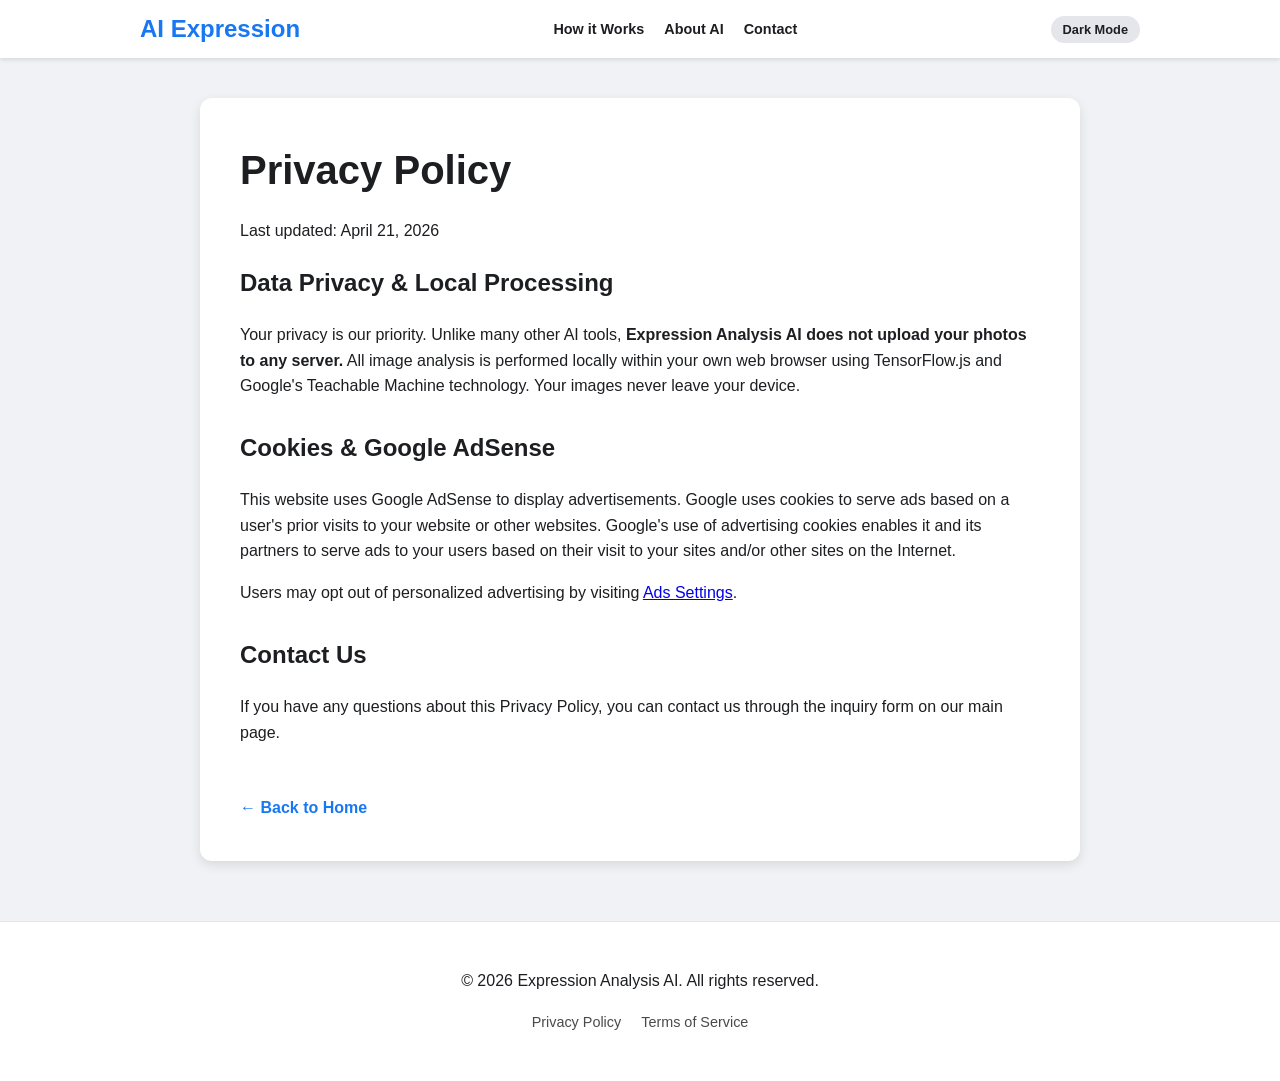
<file: privacy.html>
<!DOCTYPE html>
<html lang="en">
<head>
  <!-- Google tag (gtag.js) -->
  <script async src="https://www.googletagmanager.com/gtag/js?id=G-8VEMN8RBD9"></script>
  <script>
    window.dataLayer = window.dataLayer || [];
    function gtag(){dataLayer.push(arguments);}
    gtag('js', new Date());

    gtag('config', 'G-8VEMN8RBD9');
  </script>
  <script type="text/javascript">
      (function(c,l,a,r,i,t,y){
          c[a]=c[a]||function(){(c[a].q=c[a].q||[]).push(arguments)};
          t=l.createElement(r);t.async=1;t.src="https://www.clarity.ms/tag/"+i;
          y=l.getElementsByTagName(r)[0];y.parentNode.insertBefore(t,y);
      })(window, document, "clarity", "script", "wgz4x4grz3");
  </script>
  <meta charset="UTF-8">
  <meta name="viewport" content="width=device-width, initial-scale=1.0">
  <title>Privacy Policy - Expression Analysis AI</title>
  <link href="/style.css" rel="stylesheet">
</head>
<body data-theme="light">
  <header>
    <nav class="nav-container">
      <div class="logo">AI Expression</div>
      <ul class="nav-links">
        <li><a href="/#how-it-works">How it Works</a></li>
        <li><a href="/#about-ai">About AI</a></li>
        <li><a href="/#contact">Contact</a></li>
      </ul>
      <button id="theme-toggle">Dark Mode</button>
    </nav>
  </header>

  <main class="container text-content">
    <h1>Privacy Policy</h1>
    <p>Last updated: April 21, 2026</p>
    
    <section>
      <h2>Data Privacy & Local Processing</h2>
      <p>Your privacy is our priority. Unlike many other AI tools, <strong>Expression Analysis AI does not upload your photos to any server.</strong> All image analysis is performed locally within your own web browser using TensorFlow.js and Google's Teachable Machine technology. Your images never leave your device.</p>
    </section>

    <section>
      <h2>Cookies & Google AdSense</h2>
      <p>This website uses Google AdSense to display advertisements. Google uses cookies to serve ads based on a user's prior visits to your website or other websites. Google's use of advertising cookies enables it and its partners to serve ads to your users based on their visit to your sites and/or other sites on the Internet.</p>
      <p>Users may opt out of personalized advertising by visiting <a href="https://www.google.com/settings/ads" target="_blank">Ads Settings</a>.</p>
    </section>

    <section>
      <h2>Contact Us</h2>
      <p>If you have any questions about this Privacy Policy, you can contact us through the inquiry form on our main page.</p>
    </section>

    <div class="controls">
      <a href="/" class="back-link">&larr; Back to Home</a>
    </div>
  </main>

  <footer>
    <div class="footer-container">
      <p>&copy; 2026 Expression Analysis AI. All rights reserved.</p>
      <ul class="footer-links">
        <li><a href="/privacy.html">Privacy Policy</a></li>
        <li><a href="/terms.html">Terms of Service</a></li>
      </ul>
    </div>
  </footer>

  <script src="/main.js"></script>
</body>
</html>
</file>
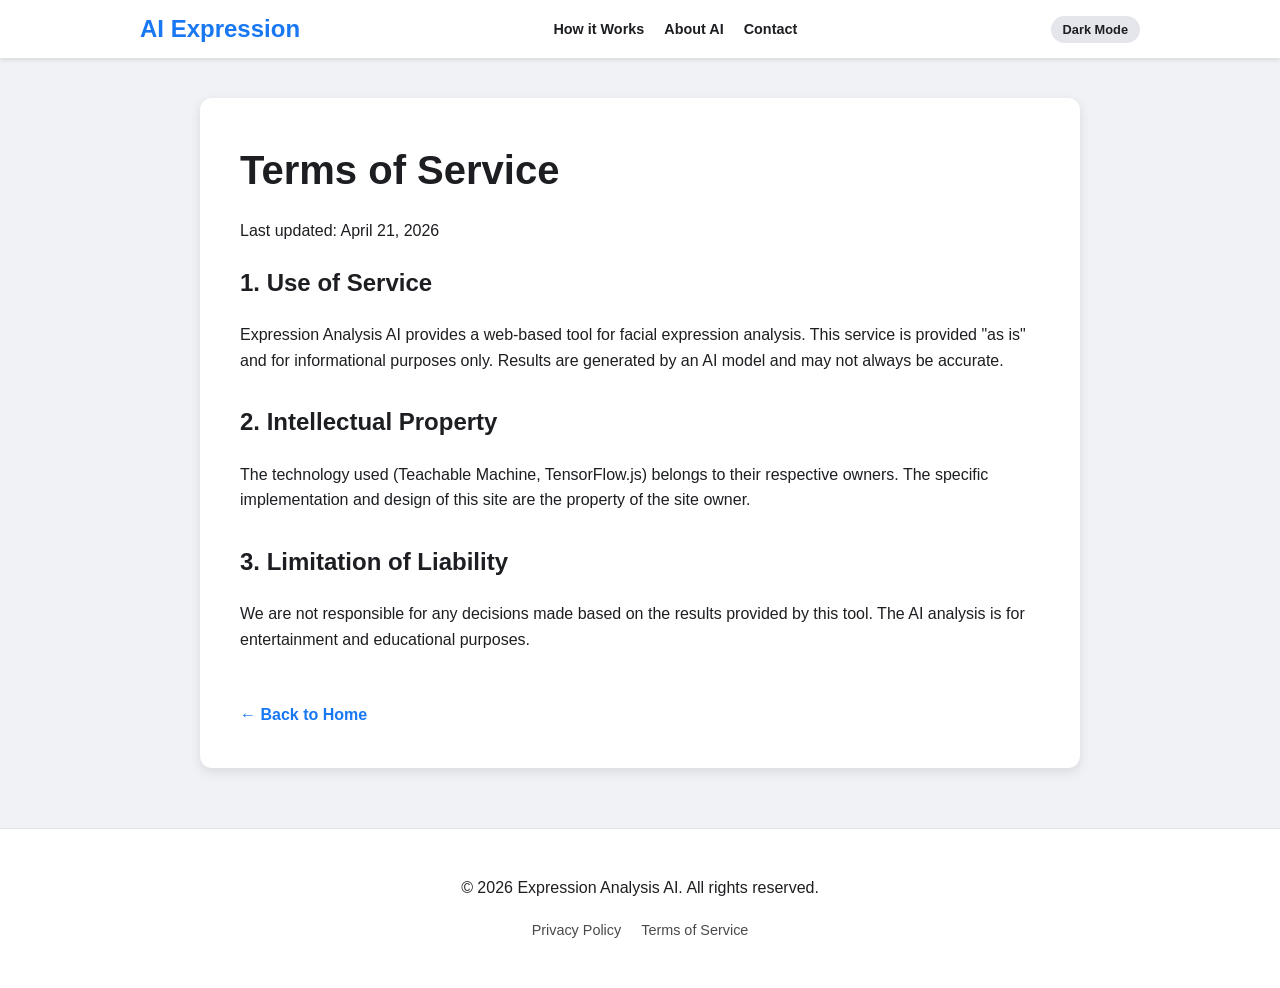
<file: terms.html>
<!DOCTYPE html>
<html lang="en">
<head>
  <!-- Google tag (gtag.js) -->
  <script async src="https://www.googletagmanager.com/gtag/js?id=G-8VEMN8RBD9"></script>
  <script>
    window.dataLayer = window.dataLayer || [];
    function gtag(){dataLayer.push(arguments);}
    gtag('js', new Date());

    gtag('config', 'G-8VEMN8RBD9');
  </script>
  <script type="text/javascript">
      (function(c,l,a,r,i,t,y){
          c[a]=c[a]||function(){(c[a].q=c[a].q||[]).push(arguments)};
          t=l.createElement(r);t.async=1;t.src="https://www.clarity.ms/tag/"+i;
          y=l.getElementsByTagName(r)[0];y.parentNode.insertBefore(t,y);
      })(window, document, "clarity", "script", "wgz4x4grz3");
  </script>
  <meta charset="UTF-8">
  <meta name="viewport" content="width=device-width, initial-scale=1.0">
  <title>Terms of Service - Expression Analysis AI</title>
  <link href="/style.css" rel="stylesheet">
</head>
<body data-theme="light">
  <header>
    <nav class="nav-container">
      <div class="logo">AI Expression</div>
      <ul class="nav-links">
        <li><a href="/#how-it-works">How it Works</a></li>
        <li><a href="/#about-ai">About AI</a></li>
        <li><a href="/#contact">Contact</a></li>
      </ul>
      <button id="theme-toggle">Dark Mode</button>
    </nav>
  </header>

  <main class="container text-content">
    <h1>Terms of Service</h1>
    <p>Last updated: April 21, 2026</p>
    
    <section>
      <h2>1. Use of Service</h2>
      <p>Expression Analysis AI provides a web-based tool for facial expression analysis. This service is provided "as is" and for informational purposes only. Results are generated by an AI model and may not always be accurate.</p>
    </section>

    <section>
      <h2>2. Intellectual Property</h2>
      <p>The technology used (Teachable Machine, TensorFlow.js) belongs to their respective owners. The specific implementation and design of this site are the property of the site owner.</p>
    </section>

    <section>
      <h2>3. Limitation of Liability</h2>
      <p>We are not responsible for any decisions made based on the results provided by this tool. The AI analysis is for entertainment and educational purposes.</p>
    </section>

    <div class="controls">
      <a href="/" class="back-link">&larr; Back to Home</a>
    </div>
  </main>

  <footer>
    <div class="footer-container">
      <p>&copy; 2026 Expression Analysis AI. All rights reserved.</p>
      <ul class="footer-links">
        <li><a href="/privacy.html">Privacy Policy</a></li>
        <li><a href="/terms.html">Terms of Service</a></li>
      </ul>
    </div>
  </footer>

  <script src="/main.js"></script>
</body>
</html>
</file>
<file: style.css>
:root {
  --bg-color: #f0f2f5;
  --text-color: #1c1e21;
  --container-bg: #ffffff;
  --primary-color: #1877f2;
  --accent-color: #42b72a;
  --secondary-bg: #e4e6eb;
  --border-radius: 12px;
  --shadow: 0 4px 12px rgba(0, 0, 0, 0.1);
  --header-bg: #ffffff;
}

[data-theme='dark'] {
  --bg-color: #18191a;
  --text-color: #e4e6eb;
  --container-bg: #242526;
  --primary-color: #2e89ff;
  --accent-color: #45bd62;
  --secondary-bg: #3a3b3c;
  --shadow: 0 4px 12px rgba(0, 0, 0, 0.3);
  --header-bg: #242526;
}

body {
  background-color: var(--bg-color);
  color: var(--text-color);
  font-family: 'Segoe UI', Tahoma, Geneva, Verdana, sans-serif;
  min-height: 100vh;
  margin: 0;
  padding: 0;
  transition: background-color 0.3s, color 0.3s;
  line-height: 1.6;
}

/* Header & Navigation */
header {
  background-color: var(--header-bg);
  box-shadow: 0 2px 4px rgba(0,0,0,0.1);
  position: sticky;
  top: 0;
  z-index: 1000;
  transition: background-color 0.3s;
}

.nav-container {
  max-width: 1000px;
  margin: 0 auto;
  padding: 10px 20px;
  display: flex;
  justify-content: space-between;
  align-items: center;
}

.logo {
  font-size: 1.5rem;
  font-weight: 800;
  color: var(--primary-color);
}

.nav-links {
  list-style: none;
  display: flex;
  gap: 20px;
  margin: 0;
  padding: 0;
}

.nav-links a {
  text-decoration: none;
  color: var(--text-color);
  font-weight: 600;
  font-size: 0.9rem;
  transition: color 0.2s;
}

.nav-links a:hover {
  color: var(--primary-color);
}

/* Layout */
.container {
  background-color: var(--container-bg);
  padding: 40px;
  border-radius: var(--border-radius);
  box-shadow: var(--shadow);
  text-align: center;
  width: 90%;
  max-width: 800px;
  margin: 40px auto;
  transition: background-color 0.3s;
}

h1 {
  margin: 0 0 10px 0;
  font-size: 2.5rem;
  font-weight: 800;
}

.subtitle {
  color: #65676b;
  margin-bottom: 30px;
  font-size: 1.1rem;
}

[data-theme='dark'] .subtitle {
  color: #b0b3b8;
}

/* Tool Styling */
#image-container {
  position: relative;
  width: 100%;
  max-width: 400px;
  aspect-ratio: 1 / 1;
  margin: 0 auto 30px;
  background-color: var(--secondary-bg);
  border-radius: var(--border-radius);
  overflow: hidden;
  display: flex;
  justify-content: center;
  align-items: center;
  border: 4px solid var(--primary-color);
}

#image-preview {
  width: 100%;
  height: 100%;
  object-fit: contain;
}

#upload-placeholder {
  color: #65676b;
}

#label-container {
  margin-top: 20px;
  display: flex;
  flex-direction: column;
  gap: 15px;
}

.prediction-bar-container {
  text-align: left;
}

.prediction-label {
  display: flex;
  justify-content: space-between;
  margin-bottom: 5px;
  font-weight: 600;
  font-size: 0.9rem;
}

.progress-bar-bg {
  background-color: var(--secondary-bg);
  height: 12px;
  border-radius: 6px;
  overflow: hidden;
}

.progress-bar-fill {
  height: 100%;
  background-color: var(--primary-color);
  transition: width 0.5s ease-in-out;
}

/* Controls */
button#upload-btn {
  padding: 12px 40px;
  font-size: 1.1rem;
  font-weight: bold;
  cursor: pointer;
  background-color: var(--primary-color);
  color: white;
  border: none;
  border-radius: 8px;
  transition: transform 0.2s, background-color 0.2s;
  box-shadow: 0 4px 0 #145dbf;
  margin-bottom: 20px;
}

button#upload-btn:hover {
  background-color: #166fe5;
  transform: translateY(-2px);
}

button#upload-btn:active {
  transform: translateY(2px);
  box-shadow: none;
}

#theme-toggle {
  padding: 6px 12px;
  background-color: var(--secondary-bg);
  color: var(--text-color);
  border: none;
  border-radius: 20px;
  cursor: pointer;
  font-weight: 600;
  font-size: 0.8rem;
}

/* Sections */
.section-divider {
  border: 0;
  border-top: 1px solid var(--secondary-bg);
  margin: 40px 0;
}

.text-section {
  text-align: left;
  margin-bottom: 40px;
}

.text-section h2 {
  font-size: 1.8rem;
  margin-bottom: 15px;
  color: var(--primary-color);
}

.text-section ol {
  padding-left: 20px;
}

.privacy-note {
  background-color: var(--secondary-bg);
  padding: 15px;
  border-radius: 8px;
  font-style: italic;
  margin-top: 20px;
}

/* Contact Section */
.contact-section {
  text-align: left;
}

.contact-section h3 {
  text-align: center;
  margin-bottom: 20px;
}

.form-group {
  margin-bottom: 15px;
}

.form-group input, .form-group textarea {
  width: 100%;
  padding: 12px;
  border: 1px solid var(--secondary-bg);
  border-radius: 8px;
  background-color: var(--bg-color);
  color: var(--text-color);
  box-sizing: border-box;
  font-size: 1rem;
}

.submit-btn {
  width: 100%;
  padding: 12px;
  background-color: var(--accent-color) !important;
  color: white;
  border: none;
  border-radius: 8px;
  font-size: 1rem;
  font-weight: bold;
  cursor: pointer;
}

/* Footer */
footer {
  background-color: var(--header-bg);
  padding: 30px 20px;
  margin-top: 60px;
  text-align: center;
  border-top: 1px solid var(--secondary-bg);
  transition: background-color 0.3s;
}

.footer-container {
  max-width: 1000px;
  margin: 0 auto;
}

.footer-links {
  list-style: none;
  padding: 0;
  display: flex;
  justify-content: center;
  gap: 20px;
  margin-top: 10px;
}

.footer-links a {
  text-decoration: none;
  color: var(--text-color);
  font-size: 0.9rem;
  opacity: 0.8;
}

.footer-links a:hover {
  opacity: 1;
  color: var(--primary-color);
}

/* Generic Text Content Style */
.text-content {
  text-align: left;
}

.text-content section {
  margin-bottom: 30px;
}

.back-link {
  display: inline-block;
  margin-top: 20px;
  color: var(--primary-color);
  text-decoration: none;
  font-weight: bold;
}

@media (max-width: 600px) {
  .nav-links {
    display: none;
  }
  
  .container {
    padding: 20px;
  }
  
  h1 {
    font-size: 2rem;
  }
}
</file>
